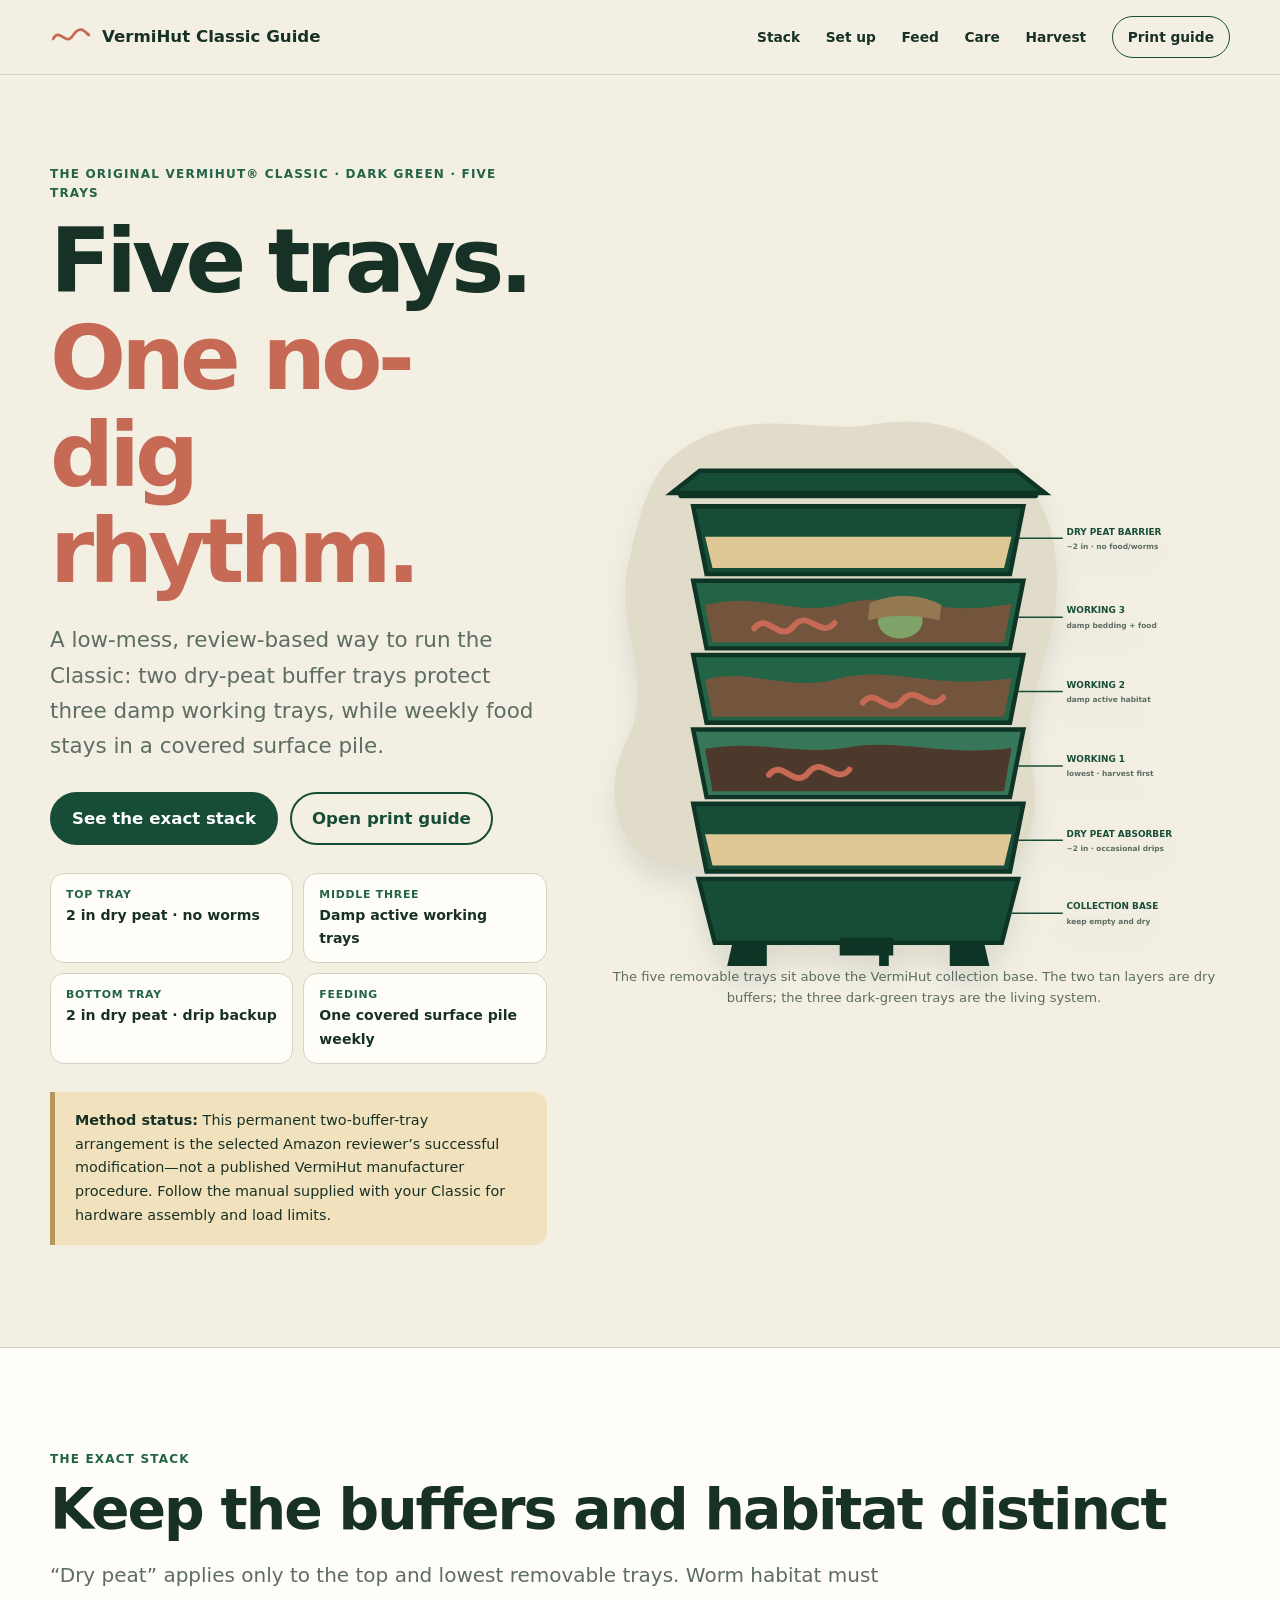
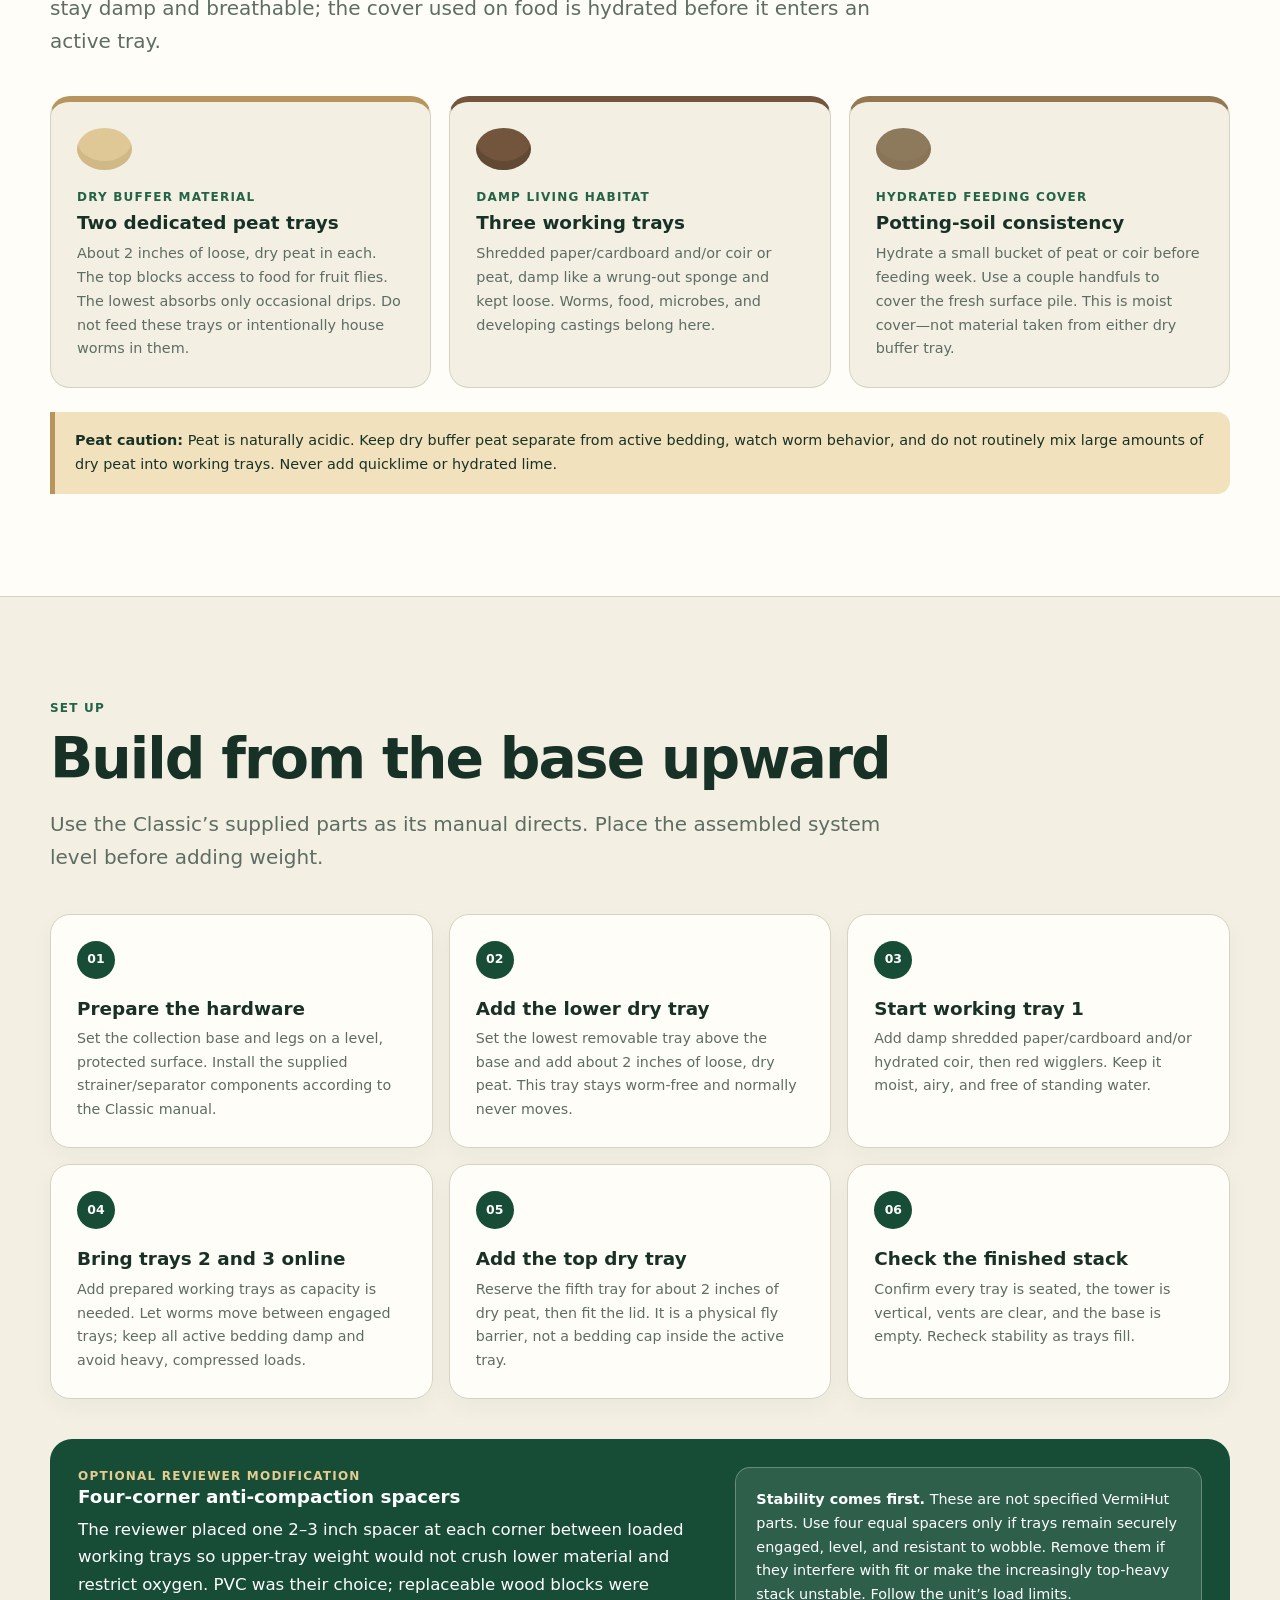
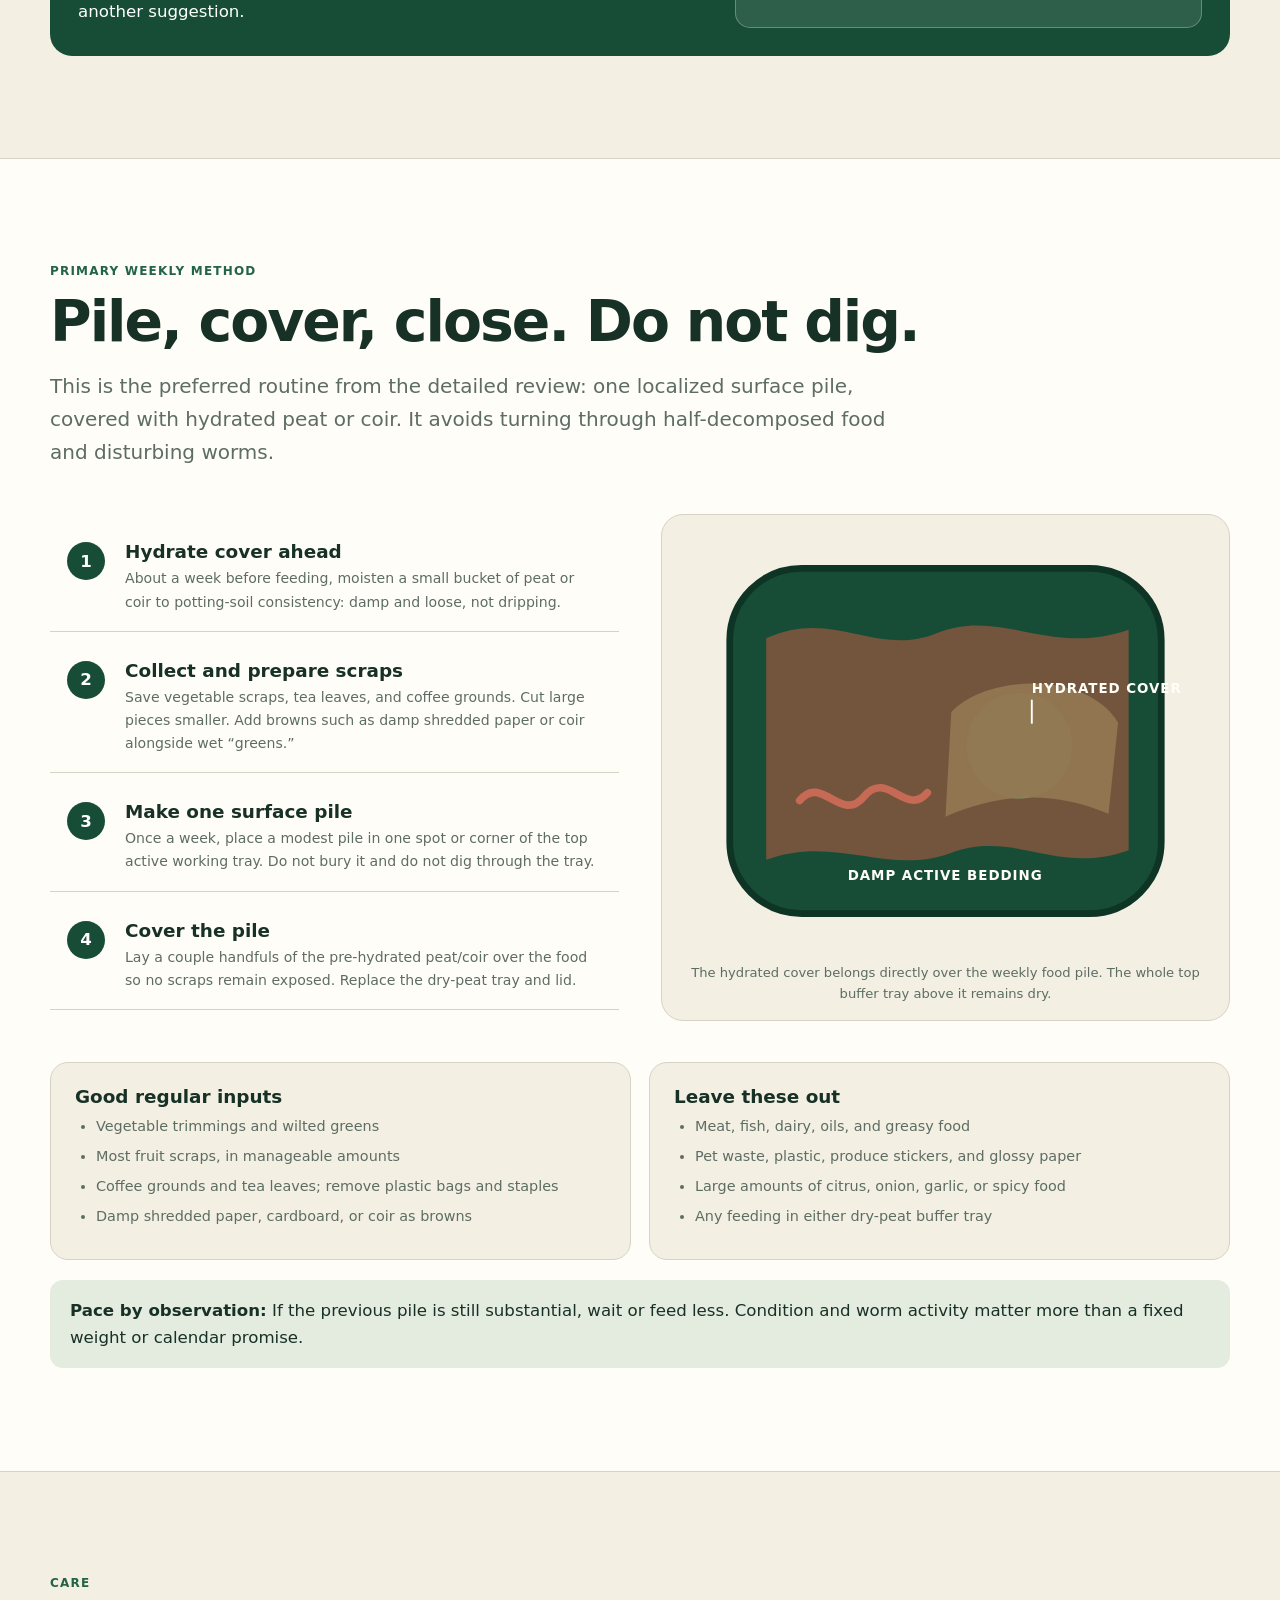
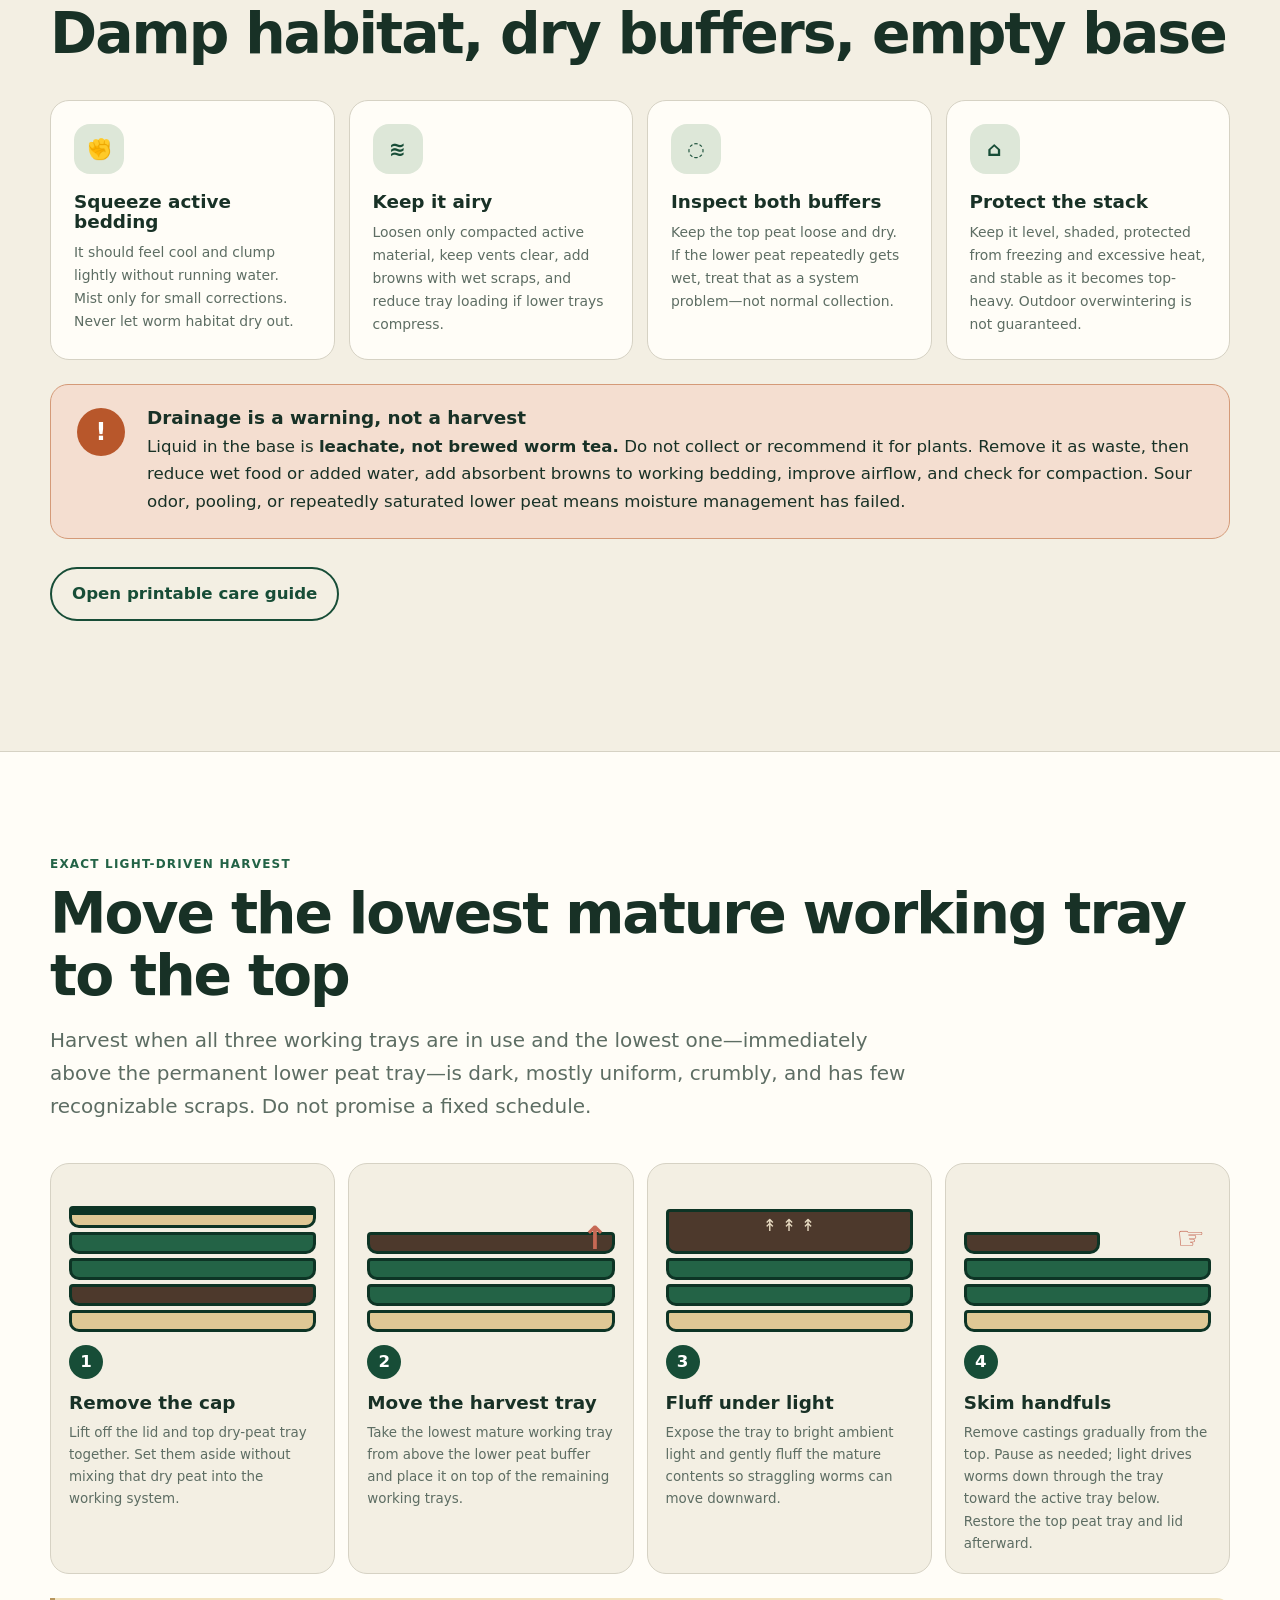
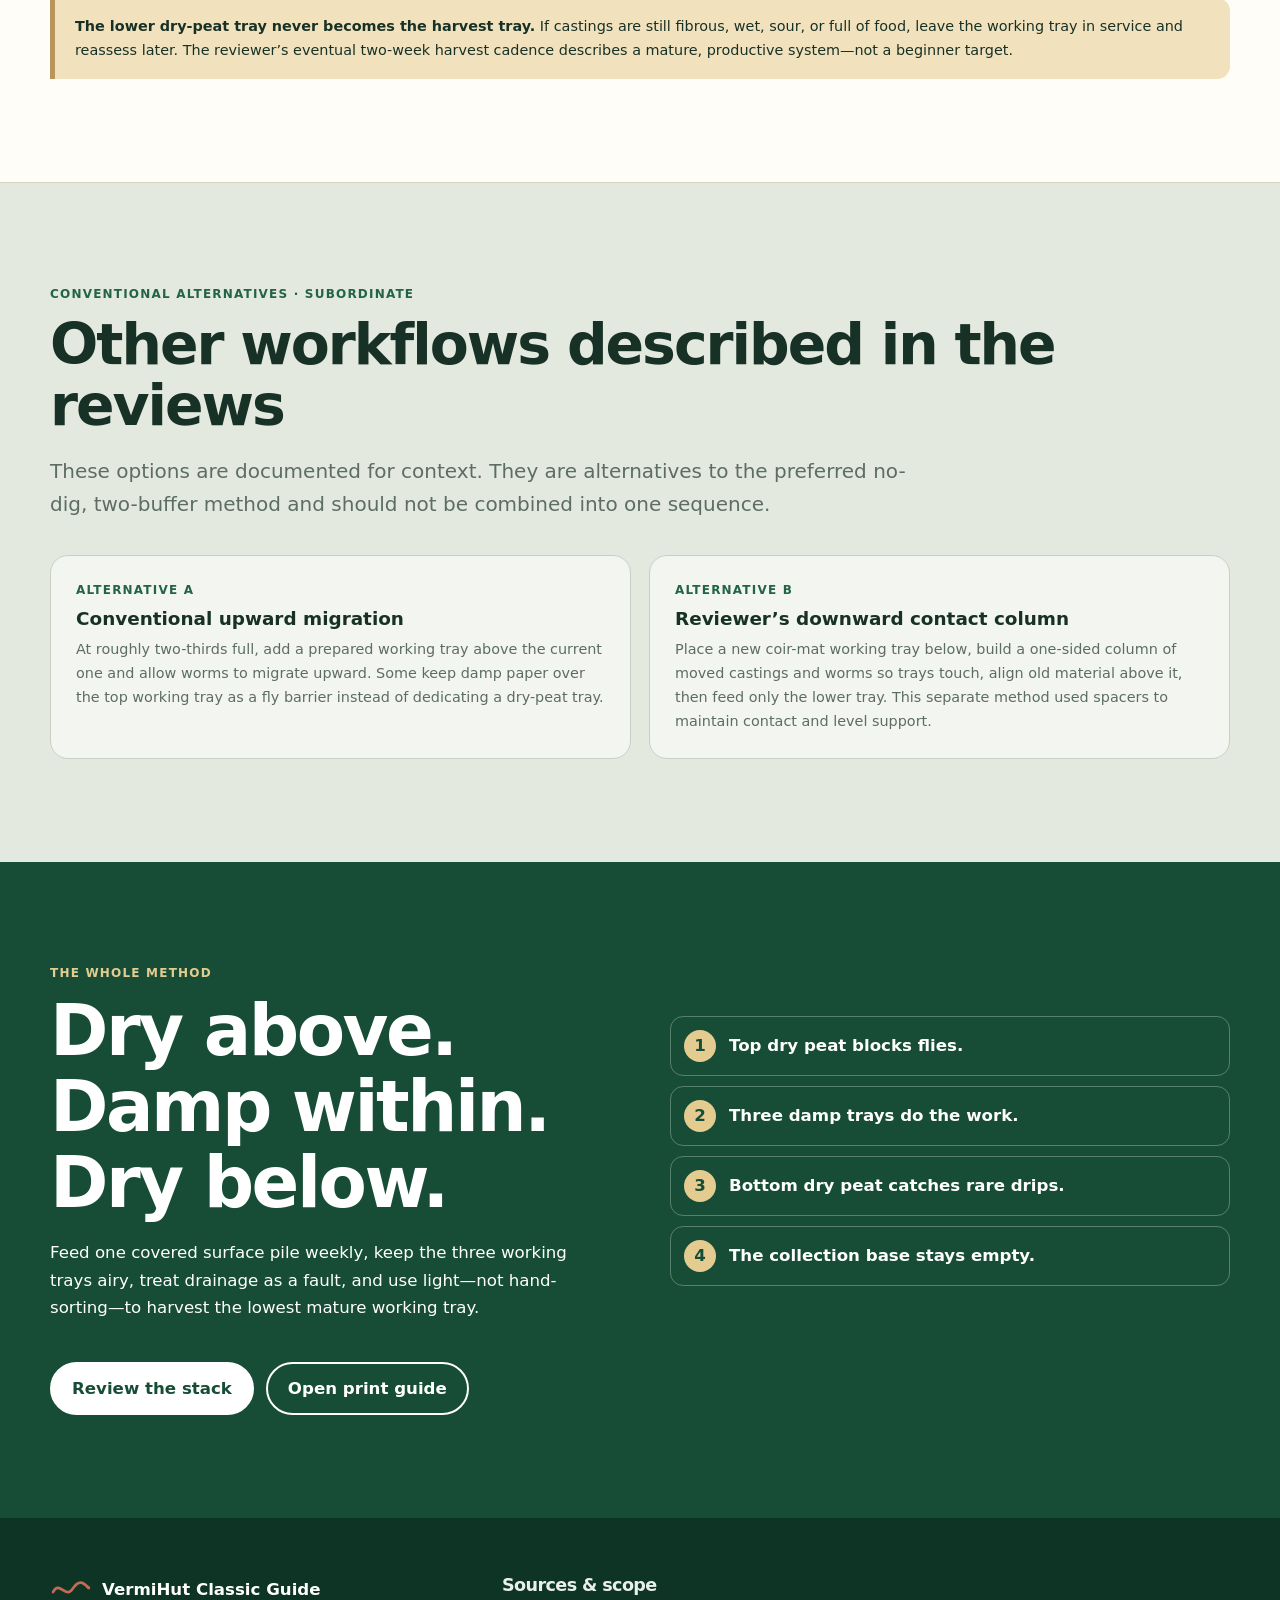
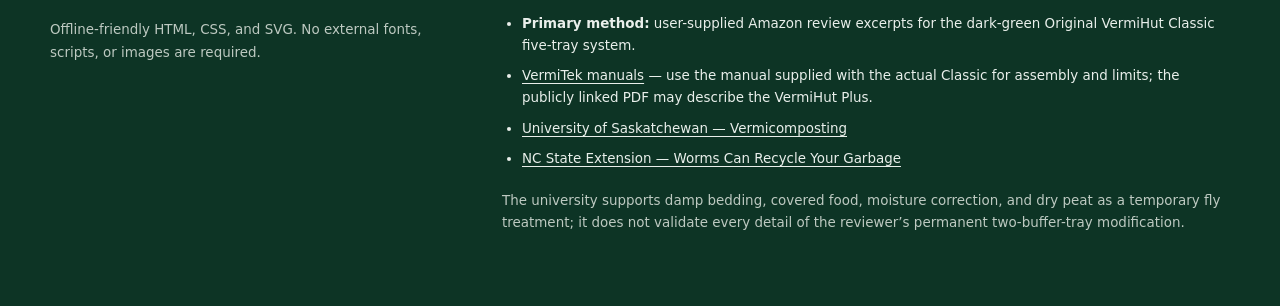
<file: index.html>
<!doctype html>
<html lang="en">
<head>
  <meta charset="utf-8">
  <meta name="viewport" content="width=device-width, initial-scale=1">
  <meta name="description" content="A review-based guide to the dark-green Original VermiHut Classic five-tray worm composter, using two dry-peat buffer trays and three active working trays.">
  <title>Original VermiHut Classic — Five-tray no-dig method</title>
  <link rel="stylesheet" href="styles.css">
  <script src="script.js" defer></script>
</head>
<body>
  <a class="skip-link" href="#main">Skip to main content</a>
  <header class="site-header">
    <nav class="nav wrap" aria-label="Primary navigation">
      <a class="brand" href="#main" aria-label="VermiHut Classic guide home">
        <svg viewBox="0 0 54 30" aria-hidden="true"><path d="M4 18c8-16 16 10 25-4S44 7 50 13"/><circle cx="49" cy="12" r="2"/></svg>
        <span>VermiHut Classic Guide</span>
      </a>
      <div class="nav-links">
        <a href="#stack">Stack</a><a href="#setup">Set up</a><a href="#feeding">Feed</a>
        <a href="#care">Care</a><a href="#harvest">Harvest</a>
        <a class="nav-cta" href="print-guide.html">Print guide</a>
      </div>
      <details class="mobile-menu">
        <summary>Jump to</summary>
        <div><a href="#stack">Stack</a><a href="#setup">Set up</a><a href="#feeding">Feed</a><a href="#care">Care</a><a href="#harvest">Harvest</a><a href="print-guide.html">Print guide</a></div>
      </details>
    </nav>
  </header>

  <main id="main">
    <section class="hero section">
      <div class="wrap hero-grid">
        <div>
          <p class="eyebrow">The Original VermiHut® Classic · dark green · five trays</p>
          <h1>Five trays.<br><em>One no-dig rhythm.</em></h1>
          <p class="deck">A low-mess, review-based way to run the Classic: two dry-peat buffer trays protect three damp working trays, while weekly food stays in a covered surface pile.</p>
          <div class="button-row">
            <a class="button primary" href="#stack">See the exact stack</a>
            <a class="button secondary" href="print-guide.html">Open print guide</a>
          </div>
          <ul class="quick-facts" aria-label="Method summary">
            <li><b>Top tray</b><span>2 in dry peat · no worms</span></li>
            <li><b>Middle three</b><span>Damp active working trays</span></li>
            <li><b>Bottom tray</b><span>2 in dry peat · drip backup</span></li>
            <li><b>Feeding</b><span>One covered surface pile weekly</span></li>
          </ul>
          <aside class="method-note"><strong>Method status:</strong> This permanent two-buffer-tray arrangement is the selected Amazon reviewer’s successful modification—not a published VermiHut manufacturer procedure. Follow the manual supplied with your Classic for hardware assembly and load limits.</aside>
        </div>

        <figure class="stack-figure hero-stack">
          <svg viewBox="0 0 850 760" role="img" aria-labelledby="stack-title stack-desc">
            <title id="stack-title">Dark-green Original VermiHut Classic five-tray arrangement</title>
            <desc id="stack-desc">From top to bottom: lid, a worm-free tray with two inches of dry peat, three damp active working trays, a worm-free tray with two inches of dry peat, and the collection base.</desc>
            <path class="backdrop" d="M102 75C192 1 294 47 370 33c132-24 242 61 247 198 4 109-52 160-32 273 21 119-87 211-206 205-123-6-157-83-264-82-81 1-116-88-77-167 42-84-17-154 3-240 13-58 25-115 61-145Z"/>
            <g class="hut">
              <path class="hut-lid" d="M137 95h426l38 30H99z"/><path class="hut-rim" d="M112 128h476"/>
              <g class="tray dry top-tray">
                <path d="M128 143h444l-18 91H146z"/><path class="peat-dry" d="M144 184h412l-10 42H154z"/>
              </g>
              <g class="tray active" transform="translate(0 100)">
                <path d="M128 143h444l-18 91H146z"/><path class="bedding-damp" d="M144 176c75-20 117 17 186-2 70-19 119 20 226 0l-10 52H154z"/>
                <path class="food" d="M390 183c21-22 54-4 45 21-9 22-48 22-57 1-5-11 2-17 12-22Z"/><path class="cover" d="M365 174c29-15 72-13 97 2l-3 20c-35-8-61-8-96 0z"/>
                <path class="worm" d="M210 207c18-23 34 21 53-3s36 18 55-4"/>
              </g>
              <g class="tray active" transform="translate(0 200)">
                <path d="M128 143h444l-18 91H146z"/><path class="bedding-damp" d="M144 176c58-17 111 17 177-1 70-19 128 15 235-1l-10 52H154z"/><path class="worm" d="M356 207c18-23 34 21 53-3s36 18 55-4"/>
              </g>
              <g class="tray active mature" transform="translate(0 300)">
                <path d="M128 143h444l-18 91H146z"/><path class="castings" d="M144 169c73-13 125 10 194-2 69-12 123 13 218 1l-10 58H154z"/><path class="worm" d="M230 204c18-23 34 21 53-3s36 18 55-4"/>
              </g>
              <g class="tray dry bottom-tray" transform="translate(0 400)">
                <path d="M128 143h444l-18 91H146z"/><path class="peat-dry" d="M144 184h412l-10 42H154z"/>
              </g>
              <g class="base" transform="translate(0 500)">
                <path d="M135 144h430l-22 86H157z"/><path class="base-foot" d="M181 229h46v35h-54zm292 0h46l8 35h-54z"/><path class="spigot" d="M325 223h72v24h-72zm53 20h13v24h-13z"/>
              </g>
            </g>
            <g class="labels">
              <path d="M565 186h60"/><text x="630" y="181">DRY PEAT BARRIER</text><text x="630" y="200">~2 in · no food/worms</text>
              <path d="M565 292h60"/><text x="630" y="287">WORKING 3</text><text x="630" y="306">damp bedding + food</text>
              <path d="M565 392h60"/><text x="630" y="387">WORKING 2</text><text x="630" y="406">damp active habitat</text>
              <path d="M565 492h60"/><text x="630" y="487">WORKING 1</text><text x="630" y="506">lowest · harvest first</text>
              <path d="M565 592h60"/><text x="630" y="587">DRY PEAT ABSORBER</text><text x="630" y="606">~2 in · occasional drips</text>
              <path d="M553 690h72"/><text x="630" y="685">COLLECTION BASE</text><text x="630" y="704">keep empty and dry</text>
            </g>
          </svg>
          <figcaption>The five removable trays sit above the VermiHut collection base. The two tan layers are dry buffers; the three dark-green trays are the living system.</figcaption>
        </figure>
      </div>
    </section>

    <section id="stack" class="section surface" aria-labelledby="stack-heading">
      <div class="wrap">
        <p class="eyebrow">The exact stack</p>
        <h2 id="stack-heading">Keep the buffers and habitat distinct</h2>
        <p class="intro">“Dry peat” applies only to the top and lowest removable trays. Worm habitat must stay damp and breathable; the cover used on food is hydrated before it enters an active tray.</p>
        <div class="material-grid">
          <article class="material-card dry-card"><span class="swatch dry-swatch" aria-hidden="true"></span><p class="tag">Dry buffer material</p><h3>Two dedicated peat trays</h3><p>About 2 inches of loose, dry peat in each. The top blocks access to food for fruit flies. The lowest absorbs only occasional drips. Do not feed these trays or intentionally house worms in them.</p></article>
          <article class="material-card damp-card"><span class="swatch damp-swatch" aria-hidden="true"></span><p class="tag">Damp living habitat</p><h3>Three working trays</h3><p>Shredded paper/cardboard and/or coir or peat, damp like a wrung-out sponge and kept loose. Worms, food, microbes, and developing castings belong here.</p></article>
          <article class="material-card cover-card"><span class="swatch cover-swatch" aria-hidden="true"></span><p class="tag">Hydrated feeding cover</p><h3>Potting-soil consistency</h3><p>Hydrate a small bucket of peat or coir before feeding week. Use a couple handfuls to cover the fresh surface pile. This is moist cover—not material taken from either dry buffer tray.</p></article>
        </div>
        <aside class="caution"><strong>Peat caution:</strong> Peat is naturally acidic. Keep dry buffer peat separate from active bedding, watch worm behavior, and do not routinely mix large amounts of dry peat into working trays. Never add quicklime or hydrated lime.</aside>
      </div>
    </section>

    <section id="setup" class="section" aria-labelledby="setup-heading">
      <div class="wrap">
        <p class="eyebrow">Set up</p><h2 id="setup-heading">Build from the base upward</h2>
        <p class="intro">Use the Classic’s supplied parts as its manual directs. Place the assembled system level before adding weight.</p>
        <ol class="steps">
          <li><span>01</span><h3>Prepare the hardware</h3><p>Set the collection base and legs on a level, protected surface. Install the supplied strainer/separator components according to the Classic manual.</p></li>
          <li><span>02</span><h3>Add the lower dry tray</h3><p>Set the lowest removable tray above the base and add about 2 inches of loose, dry peat. This tray stays worm-free and normally never moves.</p></li>
          <li><span>03</span><h3>Start working tray 1</h3><p>Add damp shredded paper/cardboard and/or hydrated coir, then red wigglers. Keep it moist, airy, and free of standing water.</p></li>
          <li><span>04</span><h3>Bring trays 2 and 3 online</h3><p>Add prepared working trays as capacity is needed. Let worms move between engaged trays; keep all active bedding damp and avoid heavy, compressed loads.</p></li>
          <li><span>05</span><h3>Add the top dry tray</h3><p>Reserve the fifth tray for about 2 inches of dry peat, then fit the lid. It is a physical fly barrier, not a bedding cap inside the active tray.</p></li>
          <li><span>06</span><h3>Check the finished stack</h3><p>Confirm every tray is seated, the tower is vertical, vents are clear, and the base is empty. Recheck stability as trays fill.</p></li>
        </ol>

        <div class="spacer-panel">
          <div>
            <p class="eyebrow">Optional reviewer modification</p>
            <h3>Four-corner anti-compaction spacers</h3>
            <p>The reviewer placed one 2–3 inch spacer at each corner between loaded working trays so upper-tray weight would not crush lower material and restrict oxygen. PVC was their choice; replaceable wood blocks were another suggestion.</p>
          </div>
          <aside><strong>Stability comes first.</strong> These are not specified VermiHut parts. Use four equal spacers only if trays remain securely engaged, level, and resistant to wobble. Remove them if they interfere with fit or make the increasingly top-heavy stack unstable. Follow the unit’s load limits.</aside>
        </div>
      </div>
    </section>

    <section id="feeding" class="section surface" aria-labelledby="feeding-heading">
      <div class="wrap">
        <p class="eyebrow">Primary weekly method</p><h2 id="feeding-heading">Pile, cover, close. Do not dig.</h2>
        <p class="intro">This is the preferred routine from the detailed review: one localized surface pile, covered with hydrated peat or coir. It avoids turning through half-decomposed food and disturbing worms.</p>
        <div class="feeding-layout">
          <ol class="feed-steps">
            <li><span>1</span><div><h3>Hydrate cover ahead</h3><p>About a week before feeding, moisten a small bucket of peat or coir to potting-soil consistency: damp and loose, not dripping.</p></div></li>
            <li><span>2</span><div><h3>Collect and prepare scraps</h3><p>Save vegetable scraps, tea leaves, and coffee grounds. Cut large pieces smaller. Add browns such as damp shredded paper or coir alongside wet “greens.”</p></div></li>
            <li><span>3</span><div><h3>Make one surface pile</h3><p>Once a week, place a modest pile in one spot or corner of the top active working tray. Do not bury it and do not dig through the tray.</p></div></li>
            <li><span>4</span><div><h3>Cover the pile</h3><p>Lay a couple handfuls of the pre-hydrated peat/coir over the food so no scraps remain exposed. Replace the dry-peat tray and lid.</p></div></li>
          </ol>
          <figure class="feed-figure">
            <svg viewBox="0 0 560 450" role="img" aria-labelledby="feed-title feed-desc">
              <title id="feed-title">No-dig spot feeding in an active VermiHut tray</title>
              <desc id="feed-desc">A top view of damp active bedding with one small surface food pile covered by hydrated peat or coir. No digging or rotation arrows are shown.</desc>
              <rect class="tray-top" x="55" y="40" width="450" height="360" rx="75"/>
              <path class="damp-field" d="M93 113c70-32 115 20 177-5 68-28 117 25 201-4v230c-75 27-118-22-186 3-65 24-120-20-192 7z"/>
              <g class="food-pile"><circle cx="357" cy="225" r="55"/><path d="M326 226c19-40 57-20 47 14-8 28-43 35-59 9-8-12-1-18 12-23Z"/><circle cx="387" cy="239" r="17"/></g>
              <path class="hydrated-cover" d="M286 190c38-41 143-42 174 11l-10 95c-57-24-113-22-170 3z"/>
              <path class="worm-line" d="M128 282c23-28 43 25 67-4s44 22 66-4"/>
              <text class="svg-label" x="370" y="170">HYDRATED COVER</text><path class="leader" d="M370 177v25"/>
              <text class="svg-label" x="178" y="365">DAMP ACTIVE BEDDING</text>
            </svg>
            <figcaption>The hydrated cover belongs directly over the weekly food pile. The whole top buffer tray above it remains dry.</figcaption>
          </figure>
        </div>
        <div class="food-columns">
          <article><h3>Good regular inputs</h3><ul><li>Vegetable trimmings and wilted greens</li><li>Most fruit scraps, in manageable amounts</li><li>Coffee grounds and tea leaves; remove plastic bags and staples</li><li>Damp shredded paper, cardboard, or coir as browns</li></ul></article>
          <article><h3>Leave these out</h3><ul><li>Meat, fish, dairy, oils, and greasy food</li><li>Pet waste, plastic, produce stickers, and glossy paper</li><li>Large amounts of citrus, onion, garlic, or spicy food</li><li>Any feeding in either dry-peat buffer tray</li></ul></article>
        </div>
        <p class="pace"><strong>Pace by observation:</strong> If the previous pile is still substantial, wait or feed less. Condition and worm activity matter more than a fixed weight or calendar promise.</p>
      </div>
    </section>

    <section id="care" class="section" aria-labelledby="care-heading">
      <div class="wrap">
        <p class="eyebrow">Care</p><h2 id="care-heading">Damp habitat, dry buffers, empty base</h2>
        <div class="care-grid">
          <article><span class="care-icon">✊</span><h3>Squeeze active bedding</h3><p>It should feel cool and clump lightly without running water. Mist only for small corrections. Never let worm habitat dry out.</p></article>
          <article><span class="care-icon">≋</span><h3>Keep it airy</h3><p>Loosen only compacted active material, keep vents clear, add browns with wet scraps, and reduce tray loading if lower trays compress.</p></article>
          <article><span class="care-icon">◌</span><h3>Inspect both buffers</h3><p>Keep the top peat loose and dry. If the lower peat repeatedly gets wet, treat that as a system problem—not normal collection.</p></article>
          <article><span class="care-icon">⌂</span><h3>Protect the stack</h3><p>Keep it level, shaded, protected from freezing and excessive heat, and stable as it becomes top-heavy. Outdoor overwintering is not guaranteed.</p></article>
        </div>
        <aside class="leachate-alert">
          <span aria-hidden="true">!</span>
          <div><h3>Drainage is a warning, not a harvest</h3><p>Liquid in the base is <strong>leachate, not brewed worm tea.</strong> Do not collect or recommend it for plants. Remove it as waste, then reduce wet food or added water, add absorbent browns to working bedding, improve airflow, and check for compaction. Sour odor, pooling, or repeatedly saturated lower peat means moisture management has failed.</p></div>
        </aside>
        <div class="button-row"><a class="button secondary" href="print-guide.html">Open printable care guide</a></div>
      </div>
    </section>

    <section id="harvest" class="section surface" aria-labelledby="harvest-heading">
      <div class="wrap">
        <p class="eyebrow">Exact light-driven harvest</p><h2 id="harvest-heading">Move the lowest mature working tray to the top</h2>
        <p class="intro">Harvest when all three working trays are in use and the lowest one—immediately above the permanent lower peat tray—is dark, mostly uniform, crumbly, and has few recognizable scraps. Do not promise a fixed schedule.</p>
        <ol class="harvest-steps">
          <li><div class="mini-stack"><i class="cap-piece"></i><i></i><i></i><i class="mature-piece"></i><i class="peat-piece"></i></div><span>1</span><h3>Remove the cap</h3><p>Lift off the lid and top dry-peat tray together. Set them aside without mixing that dry peat into the working system.</p></li>
          <li><div class="mini-stack move-stack"><i class="mature-piece top"></i><i></i><i></i><i class="peat-piece"></i><b aria-hidden="true">↑</b></div><span>2</span><h3>Move the harvest tray</h3><p>Take the lowest mature working tray from above the lower peat buffer and place it on top of the remaining working trays.</p></li>
          <li><div class="mini-stack fluff-stack"><i class="mature-piece top">↟ ↟ ↟</i><i></i><i></i><i class="peat-piece"></i></div><span>3</span><h3>Fluff under light</h3><p>Expose the tray to bright ambient light and gently fluff the mature contents so straggling worms can move downward.</p></li>
          <li><div class="mini-stack skim-stack"><i class="mature-piece top"></i><i></i><i></i><i class="peat-piece"></i><b aria-hidden="true">☞</b></div><span>4</span><h3>Skim handfuls</h3><p>Remove castings gradually from the top. Pause as needed; light drives worms down through the tray toward the active tray below. Restore the top peat tray and lid afterward.</p></li>
        </ol>
        <aside class="harvest-note"><strong>The lower dry-peat tray never becomes the harvest tray.</strong> If castings are still fibrous, wet, sour, or full of food, leave the working tray in service and reassess later. The reviewer’s eventual two-week harvest cadence describes a mature, productive system—not a beginner target.</aside>
      </div>
    </section>

    <section class="section alternatives" aria-labelledby="alternatives-heading">
      <div class="wrap">
        <p class="eyebrow">Conventional alternatives · subordinate</p><h2 id="alternatives-heading">Other workflows described in the reviews</h2>
        <p class="intro">These options are documented for context. They are alternatives to the preferred no-dig, two-buffer method and should not be combined into one sequence.</p>
        <div class="alternative-grid">
          <article><p class="tag">Alternative A</p><h3>Conventional upward migration</h3><p>At roughly two-thirds full, add a prepared working tray above the current one and allow worms to migrate upward. Some keep damp paper over the top working tray as a fly barrier instead of dedicating a dry-peat tray.</p></article>
          <article><p class="tag">Alternative B</p><h3>Reviewer’s downward contact column</h3><p>Place a new coir-mat working tray below, build a one-sided column of moved castings and worms so trays touch, align old material above it, then feed only the lower tray. This separate method used spacers to maintain contact and level support.</p></article>
        </div>
      </div>
    </section>

    <section class="closing section" aria-labelledby="closing-heading">
      <div class="wrap closing-grid">
        <div><p class="eyebrow">The whole method</p><h2 id="closing-heading">Dry above.<br>Damp within.<br>Dry below.</h2><p>Feed one covered surface pile weekly, keep the three working trays airy, treat drainage as a fault, and use light—not hand-sorting—to harvest the lowest mature working tray.</p></div>
        <ol>
          <li><span>1</span>Top dry peat blocks flies.</li>
          <li><span>2</span>Three damp trays do the work.</li>
          <li><span>3</span>Bottom dry peat catches rare drips.</li>
          <li><span>4</span>The collection base stays empty.</li>
        </ol>
        <div class="button-row"><a class="button light" href="#stack">Review the stack</a><a class="button outline-light" href="print-guide.html">Open print guide</a></div>
      </div>
    </section>
  </main>

  <footer>
    <div class="wrap footer-grid">
      <div>
        <a class="brand footer-brand" href="#main"><svg viewBox="0 0 54 30" aria-hidden="true"><path d="M4 18c8-16 16 10 25-4S44 7 50 13"/><circle cx="49" cy="12" r="2"/></svg><span>VermiHut Classic Guide</span></a>
        <p>Offline-friendly HTML, CSS, and SVG. No external fonts, scripts, or images are required.</p>
      </div>
      <div>
        <h2>Sources &amp; scope</h2>
        <ul class="source-list">
          <li><strong>Primary method:</strong> user-supplied Amazon review excerpts for the dark-green Original VermiHut Classic five-tray system.</li>
          <li><a href="https://www.vermitek.com/manuals.html">VermiTek manuals</a> — use the manual supplied with the actual Classic for assembly and limits; the publicly linked PDF may describe the VermiHut Plus.</li>
          <li><a href="https://gardening.usask.ca/articles-and-lists/articles-healthysoils/vermicomposting,-worm-composting.php">University of Saskatchewan — Vermicomposting</a></li>
          <li><a href="https://content.ces.ncsu.edu/worms-can-recycle-your-garbage">NC State Extension — Worms Can Recycle Your Garbage</a></li>
        </ul>
        <p class="source-note">The university supports damp bedding, covered food, moisture correction, and dry peat as a temporary fly treatment; it does not validate every detail of the reviewer’s permanent two-buffer-tray modification.</p>
      </div>
    </div>
  </footer>
</body>
</html>
</file>
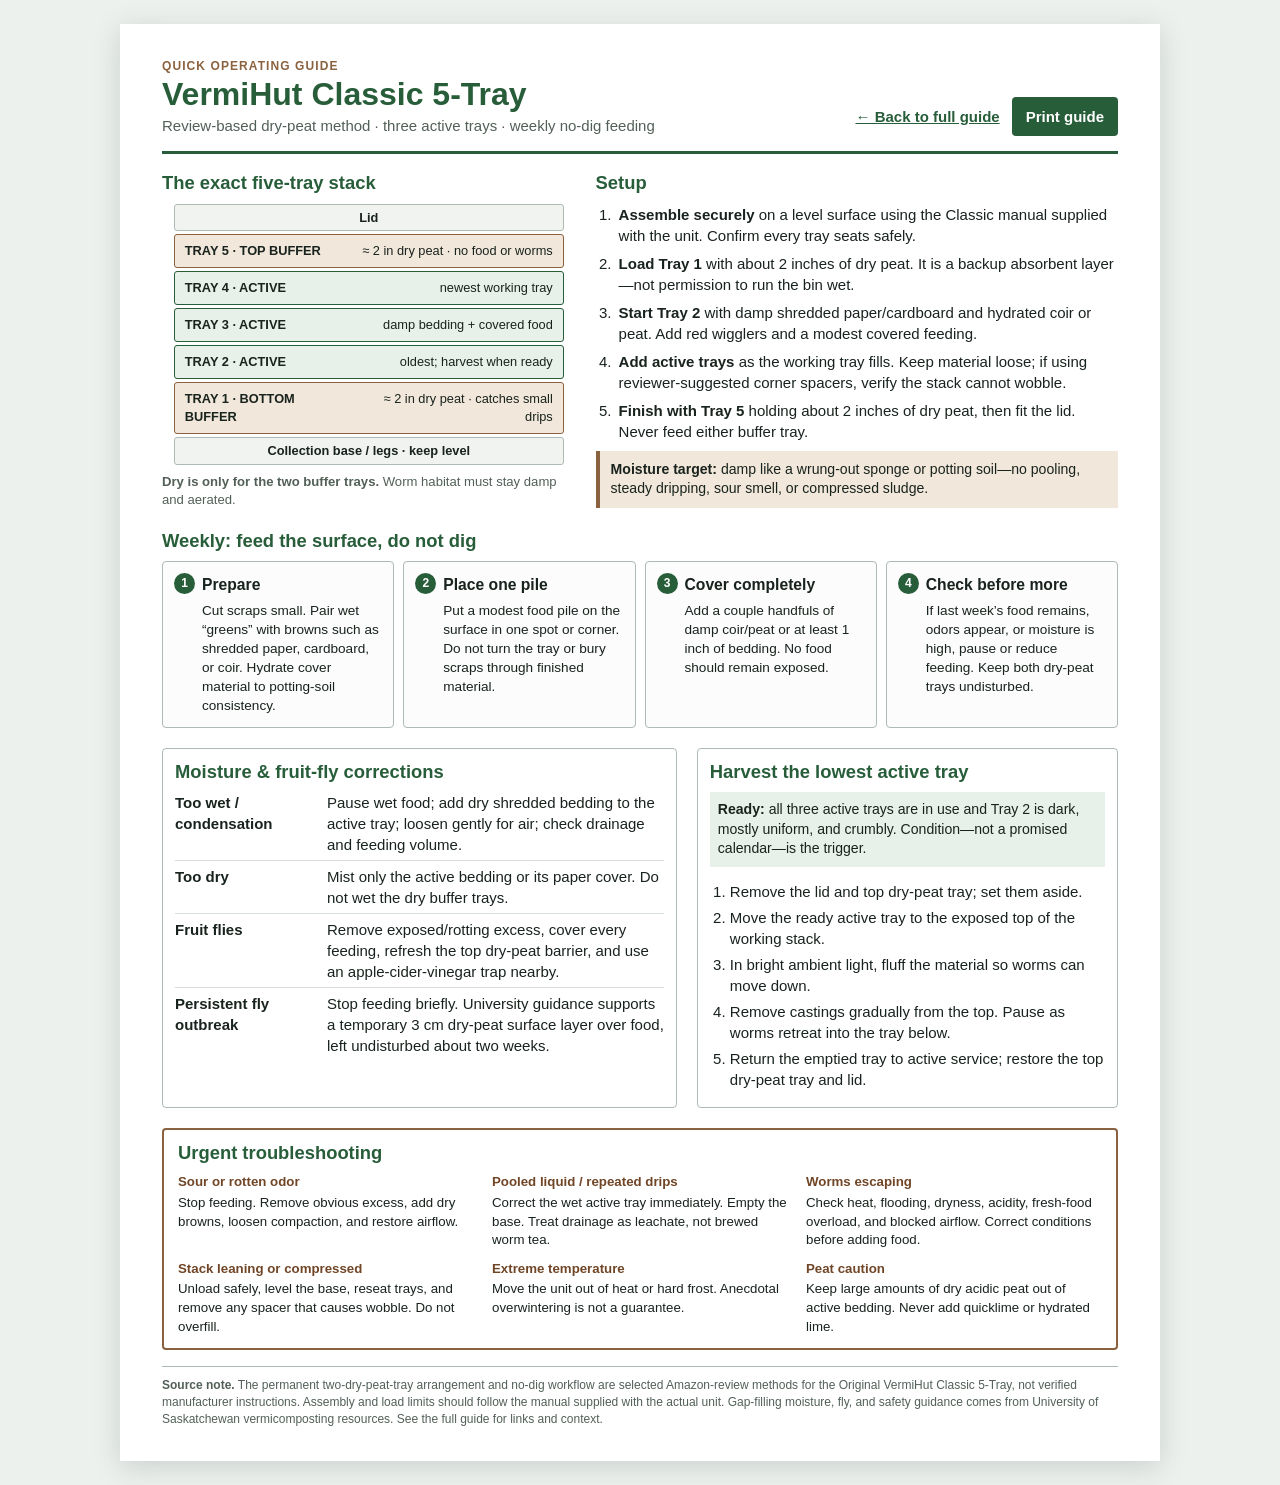
<file: print-guide.html>
<!doctype html>
<html lang="en">
<head>
  <meta charset="utf-8">
  <meta name="viewport" content="width=device-width, initial-scale=1">
  <title>VermiHut Classic 5-Tray Print Guide</title>
  <link rel="stylesheet" href="print-guide.css">
</head>
<body>
  <a class="skip-link" href="#main">Skip to guide</a>
  <header class="page-header">
    <div>
      <p class="eyebrow">Quick operating guide</p>
      <h1>VermiHut Classic 5-Tray</h1>
      <p class="subtitle">Review-based dry-peat method · three active trays · weekly no-dig feeding</p>
    </div>
    <nav class="screen-tools" aria-label="Page actions">
      <a href="index.html">← Back to full guide</a>
      <button id="print-button" type="button" hidden>Print guide</button>
    </nav>
  </header>

  <main id="main">
    <section class="intro-grid" aria-label="System map and setup">
      <div class="stack-panel keep-together">
        <h2>The exact five-tray stack</h2>
        <div class="stack-diagram" role="img" aria-label="From top to bottom: lid, tray 5 with dry peat, three active working trays, tray 1 with dry peat, and collection base">
          <div class="stack-part lid">Lid</div>
          <div class="stack-part buffer"><b>TRAY 5 · TOP BUFFER</b><span>≈ 2 in dry peat · no food or worms</span></div>
          <div class="stack-part active"><b>TRAY 4 · ACTIVE</b><span>newest working tray</span></div>
          <div class="stack-part active"><b>TRAY 3 · ACTIVE</b><span>damp bedding + covered food</span></div>
          <div class="stack-part active"><b>TRAY 2 · ACTIVE</b><span>oldest; harvest when ready</span></div>
          <div class="stack-part buffer"><b>TRAY 1 · BOTTOM BUFFER</b><span>≈ 2 in dry peat · catches small drips</span></div>
          <div class="stack-part base">Collection base / legs · keep level</div>
        </div>
        <p class="caption"><b>Dry is only for the two buffer trays.</b> Worm habitat must stay damp and aerated.</p>
      </div>

      <div class="setup-panel">
        <h2>Setup</h2>
        <ol class="steps">
          <li><b>Assemble securely</b> on a level surface using the Classic manual supplied with the unit. Confirm every tray seats safely.</li>
          <li><b>Load Tray 1</b> with about 2 inches of dry peat. It is a backup absorbent layer—not permission to run the bin wet.</li>
          <li><b>Start Tray 2</b> with damp shredded paper/cardboard and hydrated coir or peat. Add red wigglers and a modest covered feeding.</li>
          <li><b>Add active trays</b> as the working tray fills. Keep material loose; if using reviewer-suggested corner spacers, verify the stack cannot wobble.</li>
          <li><b>Finish with Tray 5</b> holding about 2 inches of dry peat, then fit the lid. Never feed either buffer tray.</li>
        </ol>
        <aside class="rule">
          <b>Moisture target:</b> damp like a wrung-out sponge or potting soil—no pooling, steady dripping, sour smell, or compressed sludge.
        </aside>
      </div>
    </section>

    <section class="routine-section">
      <h2>Weekly: feed the surface, do not dig</h2>
      <div class="workflow">
        <article class="step-card">
          <span class="number">1</span>
          <h3>Prepare</h3>
          <p>Cut scraps small. Pair wet “greens” with browns such as shredded paper, cardboard, or coir. Hydrate cover material to potting-soil consistency.</p>
        </article>
        <article class="step-card">
          <span class="number">2</span>
          <h3>Place one pile</h3>
          <p>Put a modest food pile on the surface in one spot or corner. Do not turn the tray or bury scraps through finished material.</p>
        </article>
        <article class="step-card">
          <span class="number">3</span>
          <h3>Cover completely</h3>
          <p>Add a couple handfuls of damp coir/peat or at least 1 inch of bedding. No food should remain exposed.</p>
        </article>
        <article class="step-card">
          <span class="number">4</span>
          <h3>Check before more</h3>
          <p>If last week’s food remains, odors appear, or moisture is high, pause or reduce feeding. Keep both dry-peat trays undisturbed.</p>
        </article>
      </div>
    </section>

    <section class="care-grid" aria-label="Corrections and troubleshooting">
      <article class="card keep-together">
        <h2>Moisture &amp; fruit-fly corrections</h2>
        <dl class="fix-list">
          <div><dt>Too wet / condensation</dt><dd>Pause wet food; add dry shredded bedding to the active tray; loosen gently for air; check drainage and feeding volume.</dd></div>
          <div><dt>Too dry</dt><dd>Mist only the active bedding or its paper cover. Do not wet the dry buffer trays.</dd></div>
          <div><dt>Fruit flies</dt><dd>Remove exposed/rotting excess, cover every feeding, refresh the top dry-peat barrier, and use an apple-cider-vinegar trap nearby.</dd></div>
          <div><dt>Persistent fly outbreak</dt><dd>Stop feeding briefly. University guidance supports a temporary 3 cm dry-peat surface layer over food, left undisturbed about two weeks.</dd></div>
        </dl>
      </article>

      <article class="card harvest keep-together">
        <h2>Harvest the lowest active tray</h2>
        <p class="trigger"><b>Ready:</b> all three active trays are in use and Tray 2 is dark, mostly uniform, and crumbly. Condition—not a promised calendar—is the trigger.</p>
        <ol class="compact-steps">
          <li>Remove the lid and top dry-peat tray; set them aside.</li>
          <li>Move the ready active tray to the exposed top of the working stack.</li>
          <li>In bright ambient light, fluff the material so worms can move down.</li>
          <li>Remove castings gradually from the top. Pause as worms retreat into the tray below.</li>
          <li>Return the emptied tray to active service; restore the top dry-peat tray and lid.</li>
        </ol>
      </article>
    </section>

    <section class="urgent keep-together">
      <h2>Urgent troubleshooting</h2>
      <div class="urgent-grid">
        <p><b>Sour or rotten odor</b><span>Stop feeding. Remove obvious excess, add dry browns, loosen compaction, and restore airflow.</span></p>
        <p><b>Pooled liquid / repeated drips</b><span>Correct the wet active tray immediately. Empty the base. Treat drainage as leachate, not brewed worm tea.</span></p>
        <p><b>Worms escaping</b><span>Check heat, flooding, dryness, acidity, fresh-food overload, and blocked airflow. Correct conditions before adding food.</span></p>
        <p><b>Stack leaning or compressed</b><span>Unload safely, level the base, reseat trays, and remove any spacer that causes wobble. Do not overfill.</span></p>
        <p><b>Extreme temperature</b><span>Move the unit out of heat or hard frost. Anecdotal overwintering is not a guarantee.</span></p>
        <p><b>Peat caution</b><span>Keep large amounts of dry acidic peat out of active bedding. Never add quicklime or hydrated lime.</span></p>
      </div>
    </section>
  </main>

  <footer>
    <p><b>Source note.</b> The permanent two-dry-peat-tray arrangement and no-dig workflow are selected Amazon-review methods for the Original VermiHut Classic 5-Tray, not verified manufacturer instructions. Assembly and load limits should follow the manual supplied with the actual unit. Gap-filling moisture, fly, and safety guidance comes from University of Saskatchewan vermicomposting resources. See the full guide for links and context.</p>
  </footer>

  <script>
    (() => {
      const button = document.getElementById('print-button');
      button.hidden = false;
      button.addEventListener('click', () => window.print());
    })();
  </script>
</body>
</html>
</file>
<file: styles.css>
:root{
  --paper:#f3efe3;--surface:#fffdf7;--ink:#183126;--muted:#5d6d63;
  --green:#174d37;--green-2:#236346;--green-3:#38765a;--green-dark:#0d3425;
  --peat:#b7955d;--peat-light:#dfc895;--damp:#72553c;--cover:#937852;
  --leaf:#7fa269;--worm:#c66955;--warning:#b8572b;--line:#d6d2c4;
  --shadow:0 18px 42px rgba(29,54,41,.1);
  --display:ui-rounded,"Arial Rounded MT Bold","Trebuchet MS",system-ui,sans-serif;
  --body:Inter,ui-sans-serif,system-ui,-apple-system,"Segoe UI",sans-serif
}
*{box-sizing:border-box}
html{scroll-behavior:smooth}
body{margin:0;background:var(--paper);color:var(--ink);font-family:var(--body);font-size:clamp(1rem,1.3vw,1.1rem);line-height:1.65}
svg{display:block;max-width:100%;height:auto}
a{color:inherit;text-underline-offset:.2em}
a:focus-visible,summary:focus-visible{outline:3px solid var(--worm);outline-offset:3px}
.skip-link{position:fixed;z-index:100;top:8px;left:8px;padding:10px 16px;background:var(--ink);color:#fff;transform:translateY(-150%);border-radius:8px}.skip-link:focus{transform:none}
.wrap{width:min(1180px,calc(100% - 40px));margin-inline:auto}
.section{padding:clamp(68px,8vw,118px) 0;scroll-margin-top:82px}.surface{background:var(--surface);border-block:1px solid var(--line)}
.eyebrow,.tag{margin:0 0 9px;color:var(--green-2);font-size:.75rem;font-weight:900;letter-spacing:.1em;text-transform:uppercase}
h1,h2,h3{font-family:var(--display);line-height:1.08;margin-top:0}h1{font-size:clamp(2.8rem,7vw,5.6rem);letter-spacing:-.055em;margin-bottom:22px}h1 em{font-style:normal;color:var(--worm)}
h2{font-size:clamp(2rem,4.5vw,3.55rem);letter-spacing:-.035em;margin-bottom:18px}h3{font-size:1.15rem;margin-bottom:9px}p{margin-top:0}
.deck,.intro{max-width:68ch;color:var(--muted);font-size:clamp(1.07rem,1.8vw,1.25rem)}.deck{font-size:clamp(1.15rem,2vw,1.34rem)}
.site-header{position:sticky;z-index:50;top:0;background:rgba(243,239,227,.97);border-bottom:1px solid var(--line);backdrop-filter:blur(10px)}
.nav{min-height:74px;display:flex;align-items:center;justify-content:space-between;gap:20px}.brand{display:flex;align-items:center;gap:10px;font-family:var(--display);font-weight:900;text-decoration:none;white-space:nowrap}.brand svg{width:42px;fill:none;stroke:var(--worm);stroke-width:3.5;stroke-linecap:round}.brand circle{fill:var(--worm);stroke:none}
.nav-links{display:flex;align-items:center;gap:clamp(12px,2vw,26px);font-size:.86rem;font-weight:800}.nav-links a{text-decoration:none}.nav-links a:hover{text-decoration:underline}.nav-cta{padding:9px 15px;border:1px solid var(--green);border-radius:999px}.mobile-menu{display:none}
.hero{padding-top:clamp(52px,7vw,92px)}.hero-grid{display:grid;grid-template-columns:minmax(0,.88fr) minmax(470px,1.12fr);gap:clamp(32px,4vw,64px);align-items:center}
.button-row{display:flex;flex-wrap:wrap;gap:12px;margin:28px 0}.button{display:inline-flex;min-height:48px;align-items:center;justify-content:center;padding:11px 20px;border:2px solid var(--green);border-radius:999px;font-weight:900;text-decoration:none}.button:hover{transform:translateY(-1px)}.primary{background:var(--green);color:#fff}.secondary{color:var(--green)}
.quick-facts{display:grid;grid-template-columns:repeat(2,1fr);gap:10px;padding:0;margin:28px 0;list-style:none}.quick-facts li{padding:12px 15px;background:var(--surface);border:1px solid var(--line);border-radius:14px}.quick-facts b,.quick-facts span{display:block}.quick-facts b{font-size:.68rem;letter-spacing:.07em;text-transform:uppercase;color:var(--green-2)}.quick-facts span{font-size:.88rem;font-weight:750}
.method-note,.caution,.harvest-note{padding:17px 20px;border-left:5px solid var(--peat);background:#f1e2bd;border-radius:0 13px 13px 0;font-size:.9rem}
.stack-figure{margin:0}.stack-figure figcaption,.feed-figure figcaption{text-align:center;color:var(--muted);font-size:.82rem}.hero-stack svg{filter:drop-shadow(0 17px 13px rgba(22,56,39,.11))}
.backdrop{fill:#e1dbc9}.hut-lid,.tray>path:first-child,.base>path:first-child{fill:var(--green);stroke:var(--green-dark);stroke-width:6}.hut-rim{fill:none;stroke:var(--green-dark);stroke-width:8;stroke-linecap:round}.tray.active>path:first-child{fill:var(--green-2)}.tray.mature>path:first-child{fill:var(--green-3)}.peat-dry{fill:var(--peat-light)}.bedding-damp{fill:var(--damp)}.castings{fill:#4d392c}.food{fill:var(--leaf)}.cover{fill:var(--cover)}.worm,.worm-line{fill:none;stroke:var(--worm);stroke-width:8;stroke-linecap:round}.base-foot,.spigot{fill:var(--green-dark)}.labels path{stroke:var(--green);stroke-width:2}.labels text{font:800 12px var(--body);fill:var(--green)}.labels text+text{font-size:10px;fill:var(--muted)}
.material-grid{display:grid;grid-template-columns:repeat(3,1fr);gap:18px;margin:38px 0 24px}.material-card{position:relative;padding:26px;background:var(--paper);border:1px solid var(--line);border-top:6px solid var(--peat);border-radius:20px}.material-card.damp-card{border-top-color:var(--damp)}.material-card.cover-card{border-top-color:var(--cover)}.material-card p:last-child{margin:0;color:var(--muted);font-size:.9rem}.swatch{display:block;width:55px;height:42px;margin-bottom:18px;border-radius:50%;background:var(--peat-light);box-shadow:inset 0 -9px rgba(115,78,41,.13)}.damp-swatch{background:var(--damp);box-shadow:inset 0 -9px rgba(20,20,20,.18)}.cover-swatch{background:var(--cover);filter:saturate(.75)}.material-card .tag{margin-bottom:6px}
.steps{display:grid;grid-template-columns:repeat(3,1fr);gap:16px;padding:0;margin:40px 0;list-style:none}.steps li{position:relative;padding:26px;background:var(--surface);border:1px solid var(--line);border-radius:20px;box-shadow:0 8px 22px rgba(29,54,41,.04)}.steps li>span{display:grid;width:38px;height:38px;place-items:center;margin-bottom:20px;border-radius:50%;background:var(--green);color:#fff;font-weight:900;font-size:.78rem}.steps p{margin:0;color:var(--muted);font-size:.89rem}
.spacer-panel{display:grid;grid-template-columns:1.15fr .85fr;gap:26px;padding:28px;background:var(--green);color:#fff;border-radius:22px}.spacer-panel .eyebrow{color:#e4cc91}.spacer-panel p{margin-bottom:0}.spacer-panel aside{padding:20px;background:rgba(255,255,255,.1);border:1px solid rgba(255,255,255,.28);border-radius:15px;font-size:.9rem}
.feeding-layout{display:grid;grid-template-columns:1fr 1fr;gap:42px;align-items:center;margin-top:40px}.feed-steps{display:grid;gap:12px;padding:0;list-style:none}.feed-steps li{display:grid;grid-template-columns:44px 1fr;gap:14px;padding:17px;border-bottom:1px solid var(--line)}.feed-steps li>span{display:grid;width:38px;height:38px;place-items:center;border-radius:50%;background:var(--green);color:#fff;font-weight:900}.feed-steps h3,.feed-steps p{margin:0}.feed-steps p{color:var(--muted);font-size:.88rem;margin-top:5px}
.feed-figure{margin:0;padding:15px;background:var(--paper);border:1px solid var(--line);border-radius:22px}.tray-top{fill:var(--green);stroke:var(--green-dark);stroke-width:7}.damp-field{fill:var(--damp)}.food-pile{fill:var(--leaf)}.hydrated-cover{fill:var(--cover);opacity:.94}.svg-label{font:900 14px var(--body);fill:var(--surface);letter-spacing:1px}.leader{stroke:var(--surface);stroke-width:2}
.food-columns{display:grid;grid-template-columns:1fr 1fr;gap:18px;margin-top:35px}.food-columns article{padding:24px;background:var(--paper);border:1px solid var(--line);border-radius:18px}.food-columns ul{margin:0;padding-left:21px;color:var(--muted);font-size:.9rem}.food-columns li{margin-bottom:6px}.pace{margin:20px 0 0;padding:17px 20px;background:#e4ebdf;border-radius:13px}
.care-grid{display:grid;grid-template-columns:repeat(4,1fr);gap:14px;margin-top:36px}.care-grid article{padding:23px;background:var(--surface);border:1px solid var(--line);border-radius:19px}.care-grid p{margin:0;color:var(--muted);font-size:.87rem}.care-icon{display:grid;width:50px;height:50px;place-items:center;margin-bottom:18px;border-radius:16px;background:#dde7d8;color:var(--green);font:900 1.25rem var(--display)}
.leachate-alert{display:grid;grid-template-columns:52px 1fr;gap:18px;margin-top:24px;padding:23px 26px;background:#f4ded0;border:1px solid #d49a78;border-radius:18px}.leachate-alert>span{display:grid;width:48px;height:48px;place-items:center;border-radius:50%;background:var(--warning);color:#fff;font:900 1.5rem var(--display)}.leachate-alert h3{margin:0 0 5px}.leachate-alert p{margin:0}
.harvest-steps{display:grid;grid-template-columns:repeat(4,1fr);gap:13px;padding:0;margin:40px 0 24px;list-style:none}.harvest-steps>li{position:relative;padding:18px;background:var(--paper);border:1px solid var(--line);border-radius:19px}.harvest-steps>li>span{display:grid;width:34px;height:34px;place-items:center;margin:-2px 0 14px;border-radius:50%;background:var(--green);color:#fff;font-weight:900}.harvest-steps p{margin:0;color:var(--muted);font-size:.84rem}
.mini-stack{height:150px;display:flex;flex-direction:column;justify-content:end;gap:4px;margin-bottom:15px;position:relative}.mini-stack i{display:block;height:22px;background:var(--green-2);border:3px solid var(--green-dark);border-radius:4px 4px 10px 10px}.mini-stack .cap-piece,.mini-stack .peat-piece{background:var(--peat-light)}.mini-stack .mature-piece{background:#4d392c}.mini-stack .cap-piece{border-top:9px solid var(--green-dark)}.mini-stack b{position:absolute;right:6px;top:30px;color:var(--worm);font-size:2rem}.fluff-stack .top{height:45px;color:#e8dbc2;text-align:center;font-style:normal}.skim-stack .top{width:55%}.harvest-note{margin-top:0}
.alternatives{background:#e4e9df}.alternative-grid{display:grid;grid-template-columns:1fr 1fr;gap:18px;margin-top:34px}.alternative-grid article{padding:25px;background:rgba(255,255,255,.55);border:1px solid #c9d0c3;border-radius:18px}.alternative-grid p:last-child{margin:0;color:var(--muted);font-size:.9rem}
.closing{background:var(--green);color:#fff}.closing-grid{display:grid;grid-template-columns:1fr 1fr;gap:24px 60px;align-items:center}.closing .eyebrow{color:#e4cc91}.closing h2{font-size:clamp(2.6rem,5.5vw,4.8rem)}.closing p{max-width:57ch}.closing ol{display:grid;gap:10px;padding:0;list-style:none}.closing li{display:flex;align-items:center;gap:13px;padding:13px;border:1px solid rgba(255,255,255,.28);border-radius:13px;font-weight:800}.closing li span{display:grid;width:32px;height:32px;place-items:center;border-radius:50%;background:#e4cc91;color:var(--green)}.closing .button-row{grid-column:1/-1;margin:0}.light{background:#fff;color:var(--green);border-color:#fff}.outline-light{color:#fff;border-color:#fff}
footer{padding:58px 0;background:var(--green-dark);color:#e9efeb}.footer-grid{display:grid;grid-template-columns:.7fr 1.3fr;gap:60px}.footer-brand{color:#fff;margin-bottom:16px}.footer-grid p{color:#bdc9c1;font-size:.84rem}.footer-grid h2{font-size:1.1rem}.source-list{padding-left:20px;font-size:.84rem}.source-list li{margin-bottom:8px}.source-note{margin-top:20px}
@media(max-width:1050px){
  .hero-grid{grid-template-columns:1fr 1fr}.nav-links{gap:11px}.nav-cta{display:none}.care-grid{grid-template-columns:repeat(2,1fr)}.harvest-steps{grid-template-columns:repeat(2,1fr)}
}
@media(max-width:760px){
  .site-header{position:relative}.nav{min-height:68px}.nav-links{display:none}.mobile-menu{display:block;position:relative}.mobile-menu summary{min-height:44px;display:flex;align-items:center;padding:7px 13px;border:1px solid var(--green);border-radius:99px;cursor:pointer;font-weight:900;list-style:none}.mobile-menu summary::-webkit-details-marker{display:none}.mobile-menu div{position:absolute;right:0;top:51px;z-index:5;min-width:190px;padding:8px;background:var(--surface);border:1px solid var(--line);border-radius:12px;box-shadow:var(--shadow)}.mobile-menu a{display:block;padding:9px 12px;text-decoration:none}
  .section{scroll-margin-top:20px}.hero-grid,.feeding-layout,.spacer-panel,.closing-grid,.footer-grid{grid-template-columns:1fr}.hero-stack{max-width:620px;margin-inline:auto}.material-grid,.steps{grid-template-columns:1fr 1fr}.closing .button-row{grid-column:auto}.footer-grid{gap:32px}
}
@media(max-width:520px){
  .wrap{width:min(100% - 30px,1180px)}.brand span{font-size:.86rem}.brand svg{width:35px}.button-row{display:grid}.button{width:100%}.quick-facts,.material-grid,.steps,.food-columns,.care-grid,.harvest-steps,.alternative-grid{grid-template-columns:1fr}.hero-stack svg{margin-left:-8%;max-width:116%}.labels text{font-size:11px}.leachate-alert{grid-template-columns:1fr}.leachate-alert>span{width:42px;height:42px}
}
@media(prefers-reduced-motion:reduce){html{scroll-behavior:auto}.button:hover{transform:none}}
@media(prefers-contrast:more){:root{--line:#716f65}.material-card,.steps li,.care-grid article,.harvest-steps>li{border-width:2px}}
</file>
<file: print-guide.css>
:root {
  --ink: #19231d;
  --muted: #526057;
  --green: #285d3a;
  --green-soft: #e7f0e9;
  --peat: #8b623f;
  --peat-soft: #f1e7db;
  --line: #aebbb2;
  --paper: #fff;
}

* {
  box-sizing: border-box;
}

html {
  font-family: Arial, Helvetica, sans-serif;
  color: var(--ink);
  background: #edf1ee;
}

body {
  max-width: 1040px;
  margin: 24px auto;
  padding: 34px 42px;
  background: var(--paper);
  box-shadow: 0 6px 26px #26382b2b;
  font-size: 15px;
  line-height: 1.4;
}

h1,
h2,
h3,
p {
  margin-top: 0;
}

h1 {
  margin-bottom: 4px;
  color: var(--green);
  font-size: 2rem;
  line-height: 1.05;
}

h2 {
  margin-bottom: 10px;
  color: var(--green);
  font-size: 1.15rem;
  line-height: 1.15;
}

h3 {
  margin-bottom: 5px;
  font-size: 0.98rem;
}

.page-header {
  display: flex;
  align-items: end;
  justify-content: space-between;
  gap: 24px;
  padding-bottom: 15px;
  border-bottom: 3px solid var(--green);
}

.eyebrow {
  margin-bottom: 3px;
  color: var(--peat);
  font-size: 0.75rem;
  font-weight: 700;
  letter-spacing: 0.09em;
  text-transform: uppercase;
}

.subtitle {
  margin-bottom: 0;
  color: var(--muted);
}

.screen-tools {
  display: flex;
  align-items: center;
  gap: 12px;
  white-space: nowrap;
}

.screen-tools a {
  color: var(--green);
  font-weight: 700;
}

button {
  border: 0;
  border-radius: 4px;
  padding: 9px 14px;
  color: #fff;
  background: var(--green);
  cursor: pointer;
  font: inherit;
  font-weight: 700;
}

a:focus-visible,
button:focus-visible {
  outline: 3px solid var(--peat);
  outline-offset: 3px;
}

.skip-link {
  position: fixed;
  z-index: 10;
  top: 8px;
  left: 8px;
  border-radius: 4px;
  padding: 8px 12px;
  color: #fff;
  background: var(--ink);
  transform: translateY(-150%);
}

.skip-link:focus {
  transform: none;
}

main {
  margin-top: 18px;
}

.intro-grid,
.care-grid {
  display: grid;
  grid-template-columns: minmax(0, 0.95fr) minmax(0, 1.2fr);
  gap: 20px;
}

.stack-panel,
.setup-panel,
.card {
  min-width: 0;
}

.stack-diagram {
  display: flex;
  flex-direction: column;
  gap: 3px;
  margin: 0 auto 8px;
  max-width: 390px;
}

.stack-part {
  display: flex;
  justify-content: space-between;
  gap: 12px;
  border: 1px solid;
  border-radius: 3px;
  padding: 7px 10px;
  font-size: 0.8rem;
}

.stack-part span {
  text-align: right;
}

.stack-part.buffer {
  border-color: var(--peat);
  background: var(--peat-soft);
}

.stack-part.active {
  border-color: var(--green);
  background: var(--green-soft);
}

.stack-part.lid,
.stack-part.base {
  justify-content: center;
  border-color: var(--line);
  padding-block: 4px;
  background: #f1f3f1;
  font-weight: 700;
}

.caption {
  margin-bottom: 0;
  color: var(--muted);
  font-size: 0.82rem;
}

.steps,
.compact-steps {
  margin: 0;
  padding-left: 1.25rem;
}

.steps li {
  margin-bottom: 7px;
  padding-left: 3px;
}

.rule {
  margin-top: 9px;
  border-left: 4px solid var(--peat);
  padding: 9px 11px;
  background: var(--peat-soft);
  font-size: 0.88rem;
}

.routine-section {
  margin-top: 20px;
}

.workflow {
  display: grid;
  grid-template-columns: repeat(4, 1fr);
  gap: 9px;
}

.step-card,
.card {
  border: 1px solid var(--line);
  border-radius: 4px;
  padding: 12px;
}

.step-card {
  position: relative;
  padding-left: 39px;
  background: #fbfcfb;
}

.step-card p {
  margin-bottom: 0;
  font-size: 0.85rem;
}

.number {
  position: absolute;
  top: 11px;
  left: 11px;
  display: grid;
  width: 21px;
  height: 21px;
  place-items: center;
  border-radius: 50%;
  color: #fff;
  background: var(--green);
  font-size: 0.75rem;
  font-weight: 700;
}

.care-grid {
  grid-template-columns: 1.1fr 0.9fr;
  margin-top: 20px;
}

.fix-list {
  margin: 0;
}

.fix-list div {
  display: grid;
  grid-template-columns: 9rem 1fr;
  gap: 8px;
  padding: 5px 0;
  border-top: 1px solid #d8ded9;
}

.fix-list div:first-child {
  padding-top: 0;
  border-top: 0;
}

.fix-list dt {
  font-weight: 700;
}

.fix-list dd {
  margin: 0;
}

.trigger {
  padding: 8px;
  background: var(--green-soft);
  font-size: 0.88rem;
}

.compact-steps li {
  margin-bottom: 5px;
}

.urgent {
  margin-top: 20px;
  border: 2px solid var(--peat);
  border-radius: 4px;
  padding: 12px 14px;
}

.urgent-grid {
  display: grid;
  grid-template-columns: repeat(3, 1fr);
  gap: 10px 18px;
}

.urgent-grid p {
  margin-bottom: 0;
  font-size: 0.83rem;
}

.urgent-grid b,
.urgent-grid span {
  display: block;
}

.urgent-grid b {
  margin-bottom: 2px;
  color: #704627;
}

footer {
  margin-top: 16px;
  padding-top: 10px;
  border-top: 1px solid var(--line);
  color: var(--muted);
  font-size: 0.75rem;
}

footer p {
  margin-bottom: 0;
}

@media (max-width: 760px) {
  body {
    margin: 0;
    padding: 24px 18px;
    box-shadow: none;
  }

  .page-header {
    align-items: start;
    flex-direction: column;
  }

  .intro-grid,
  .care-grid,
  .workflow,
  .urgent-grid {
    grid-template-columns: 1fr;
  }
}

@page {
  size: auto;
  margin: 0.45in;
}

@media print {
  :root {
    --ink: #111;
    --muted: #333;
    --green: #174d2d;
    --green-soft: #edf3ee;
    --peat: #704627;
    --peat-soft: #f4ede5;
    --line: #8a918c;
  }

  html,
  body {
    width: auto;
    max-width: none;
    margin: 0;
    padding: 0;
    background: #fff;
    box-shadow: none;
    font-size: 9.3pt;
    line-height: 1.27;
  }

  .screen-tools {
    display: none !important;
  }

  .skip-link {
    display: none;
  }

  .page-header {
    padding-bottom: 8pt;
    gap: 12pt;
  }

  h1 {
    font-size: 19pt;
  }

  h2 {
    margin-bottom: 5pt;
    font-size: 11.5pt;
  }

  h3 {
    margin-bottom: 2pt;
    font-size: 9.5pt;
  }

  main {
    margin-top: 10pt;
  }

  .intro-grid,
  .care-grid {
    gap: 11pt;
  }

  .stack-diagram {
    gap: 2pt;
    margin-bottom: 4pt;
  }

  .stack-part {
    padding: 3.5pt 6pt;
    font-size: 7.6pt;
  }

  .stack-part.lid,
  .stack-part.base {
    padding-block: 2pt;
  }

  .caption {
    font-size: 7.6pt;
  }

  .steps li {
    margin-bottom: 3.5pt;
  }

  .rule,
  .trigger {
    margin-top: 5pt;
    padding: 5pt 6pt;
    font-size: 8pt;
  }

  .routine-section,
  .care-grid,
  .urgent {
    margin-top: 10pt;
  }

  .workflow {
    gap: 5pt;
  }

  .step-card,
  .card {
    padding: 6pt;
  }

  .step-card {
    padding-left: 23pt;
  }

  .step-card p,
  .urgent-grid p {
    font-size: 7.7pt;
  }

  .number {
    top: 6pt;
    left: 6pt;
    width: 13pt;
    height: 13pt;
    font-size: 7pt;
  }

  .fix-list div {
    grid-template-columns: 7.1rem 1fr;
    gap: 5pt;
    padding: 3pt 0;
  }

  .compact-steps li {
    margin-bottom: 2.5pt;
  }

  .urgent {
    padding: 7pt 8pt;
  }

  .urgent-grid {
    gap: 5pt 10pt;
  }

  footer {
    margin-top: 8pt;
    padding-top: 5pt;
    font-size: 6.9pt;
  }

  h1,
  h2,
  h3 {
    break-after: avoid;
    page-break-after: avoid;
  }

  p,
  li,
  dd {
    orphans: 3;
    widows: 3;
  }

  .page-header,
  .intro-grid,
  .routine-section,
  .keep-together,
  .care-grid,
  .step-card,
  .stack-part,
  .rule,
  .fix-list div,
  .urgent-grid p,
  footer {
    break-inside: avoid;
    page-break-inside: avoid;
  }

  .routine-section,
  .care-grid,
  .urgent,
  footer {
    break-before: auto;
  }

  a {
    color: inherit;
    text-decoration: none;
  }
}
</file>
